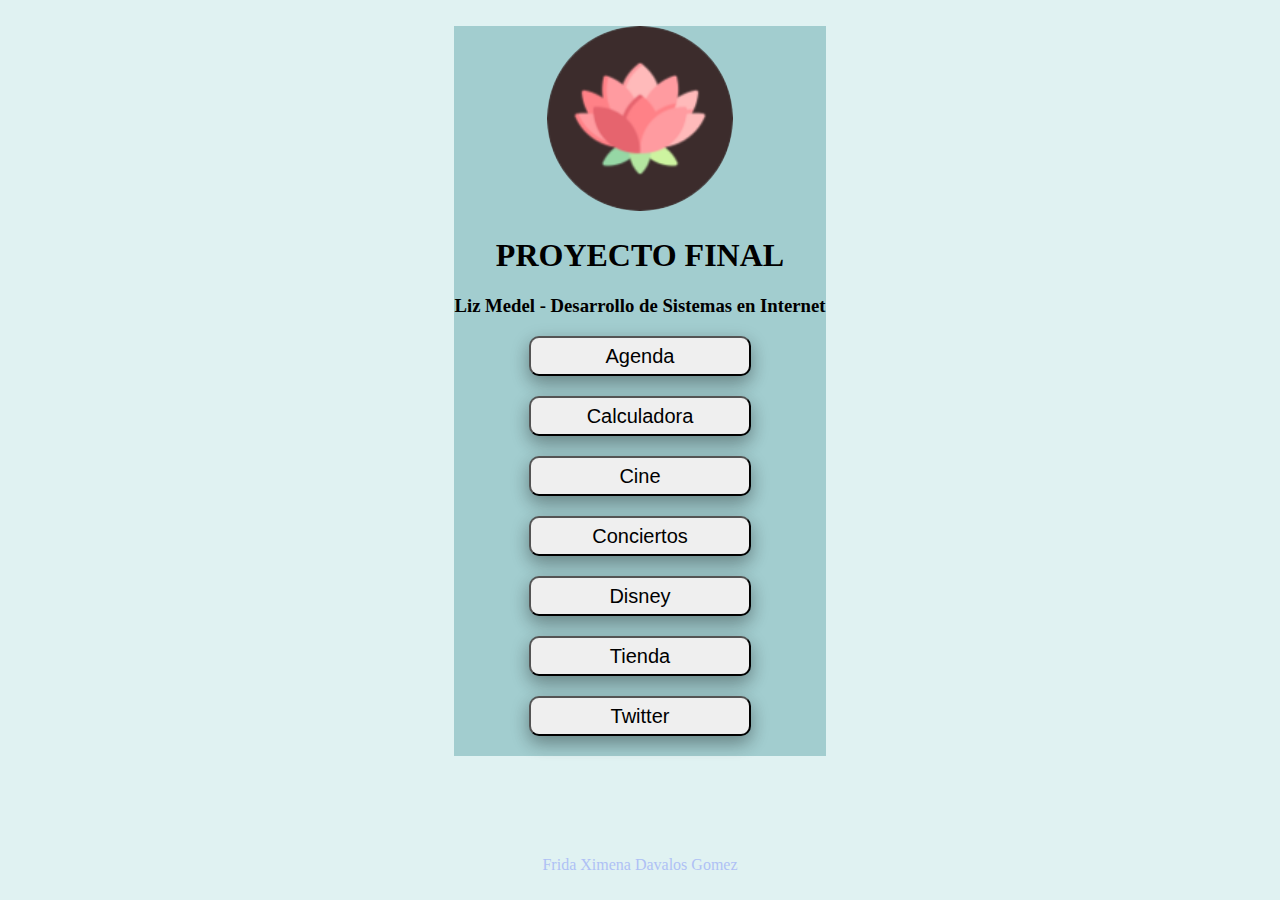
<file: proyecto final/index.html>
<!DOCTYPE html>
<html>

<div style="background-color: #A2CDCF;">
    <header>
        <title>PROYECTO FINAL</title>
      <img class="img" src="flor.png">
      <h1 class="tes">PROYECTO FINAL</h1>
      <h3 class="tes">Liz Medel - Desarrollo de Sistemas en Internet</h3>
    </header>
      <body style="background-color: #E0F2F2;">
        <center>
          <button class="button" onclick="location.href='agenda/indexagen.html'">Agenda</button><br>
        <button class="button" onclick="location.href='calculadora/indexcal.html'">Calculadora</button><br>
        <button class="button" onclick="location.href='cine/indexFlex.html'">Cine</button><br>
        <button class="button" onclick="location.href='conciertos/indexCon.html'">Conciertos</button><br>
        <button class="button" onclick="location.href='disney4/indexdisney.html'">Disney</button>
        <button class="button" onclick="location.href='tienda/indextienda.html'">Tienda</button>
        <button class="button" onclick="location.href='twitter5/indextwitter.html'">Twitter</button>
        </center> 
      </body>

</div>
    <footer>
Frida Ximena Davalos Gomez
    </footer>
</html>



<style type="text/css">

     .button {
    background-color: #white; /* Green */    
    color: black;
    height: 40px;
    margin-bottom: 20px;
    text-align: center;
    width: 60%;
    font-size: 20px;
    border-radius: 10px;
    webkit-transition-duration: 0.4s; /* Safari */
    transition-duration: 0.4s;
    box-shadow: 0 8px 16px 0 rgba(0,0,0,0.2), 0 6px 20px 0 rgba(0,0,0,0.19);
}
.button:hover{
background-color: #006266; /* Green */
    color: white;
}
.img{    
align-items: center;
margin-left: 25%;
border-radius: 50%;
width: 50%;
height: 25%;
}
.tes{
text-align: center;

}
body {
    margin:0;
    padding:0;
    box-sizing: border-box;
    display:flex;
    font-size: 16px;
    flex-direction: column;
    min-height: 100vh;
    justify-content: center;
    align-items: center;

}



footer {
  text-align: center;
  color:#7E90F8;
  opacity: .5;
  margin-top: 100px;
}



</style>
</file>
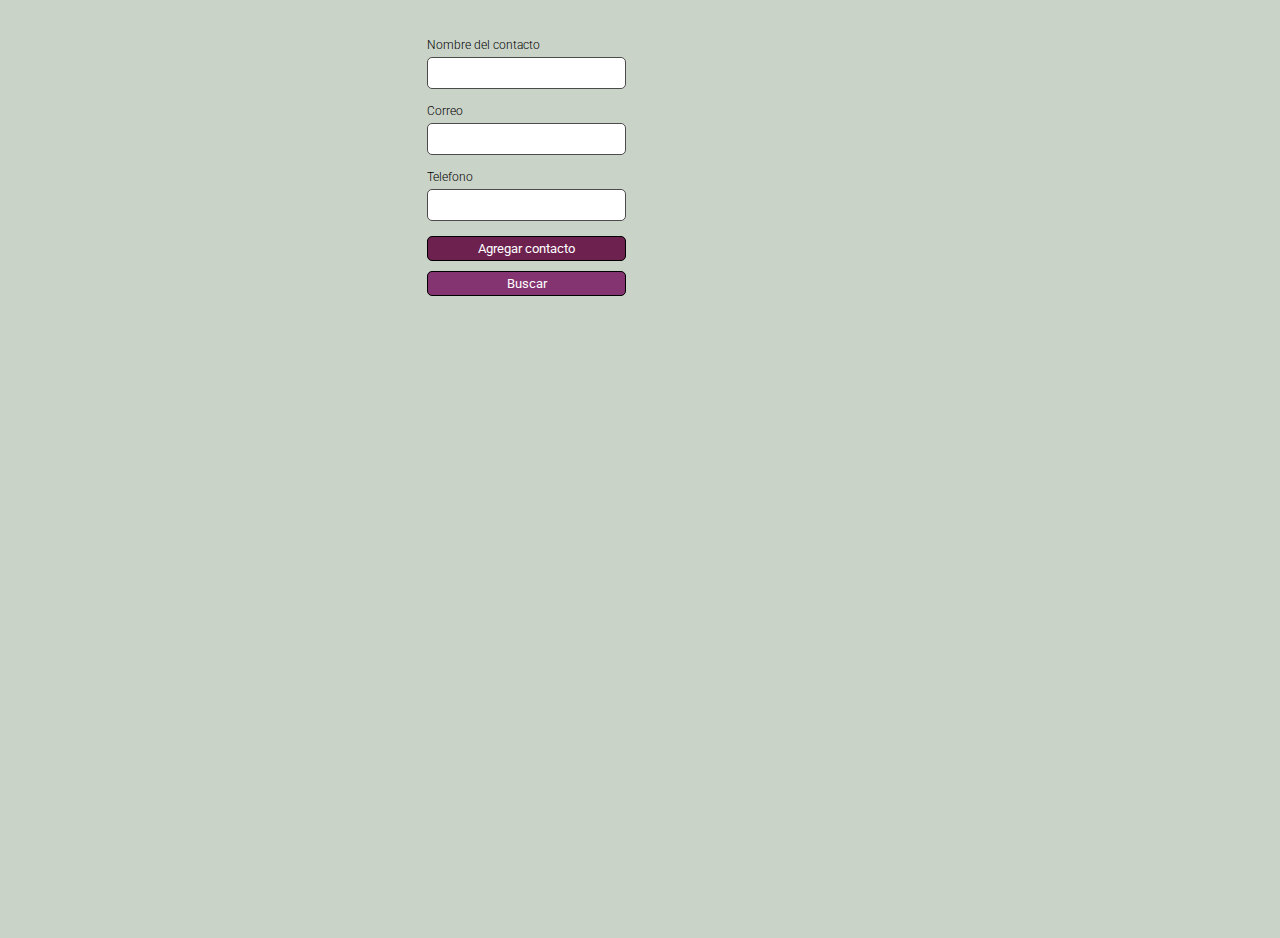
<file: proyecto final/agenda/indexagen.html>
<!DOCTYPE html>
<html lang="es">
  <head>
    <meta charset="UTF-8" />
    <meta http-equiv="X-UA-Compatible" content="IE=edge" />
    <meta name="viewport" content="width=device-width, initial-scale=1.0" />
    <link rel="stylesheet" type="text/css" href="css/estilsagenda.css" />
    <link
      rel="stylesheet"
      href="https://use.fontawesome.com/releases/v5.15.3/css/all.css"
      integrity="sha384-SZXxX4whJ79/gErwcOYf+zWLeJdY/qpuqC4cAa9rOGUstPomtqpuNWT9wdPEn2fk"
      crossorigin="anonymous"
    />
    <link rel="preconnect" href="https://fonts.gstatic.com" />
    <link
      href="https://fonts.googleapis.com/css2?family=Roboto&display=swap"
      rel="stylesheet"
    />

    <title>Agenda</title>
  </head>
  <body bgcolor="#CAD3C8">
    <section class="container">
      <div class="form--container">
        <form class="form">
          <label id="lblNombre" for="">
            <p>Nombre del  contacto</p>
            <input id="nombre" type="text" />
          </label>
          <label for="">
            <p>Correo</p>
            <input id="correo" type="email" />
          </label>
          <label for="">
            <p>Telefono</p>
            <input id="telefono" type="phone" />
          </label>
          <button onclick="agregarContacto()">Agregar contacto</button>
          <button class="buscarContacto" onclick="buscarContacto()">
            Buscar
          </button>
        </form>
      </div>

      <div class="contacto contacto--container" id="contacto"></div>
    </section>
    <script src="funcionesAg.js" async="true"></script>
  </body>
</html>
</file>
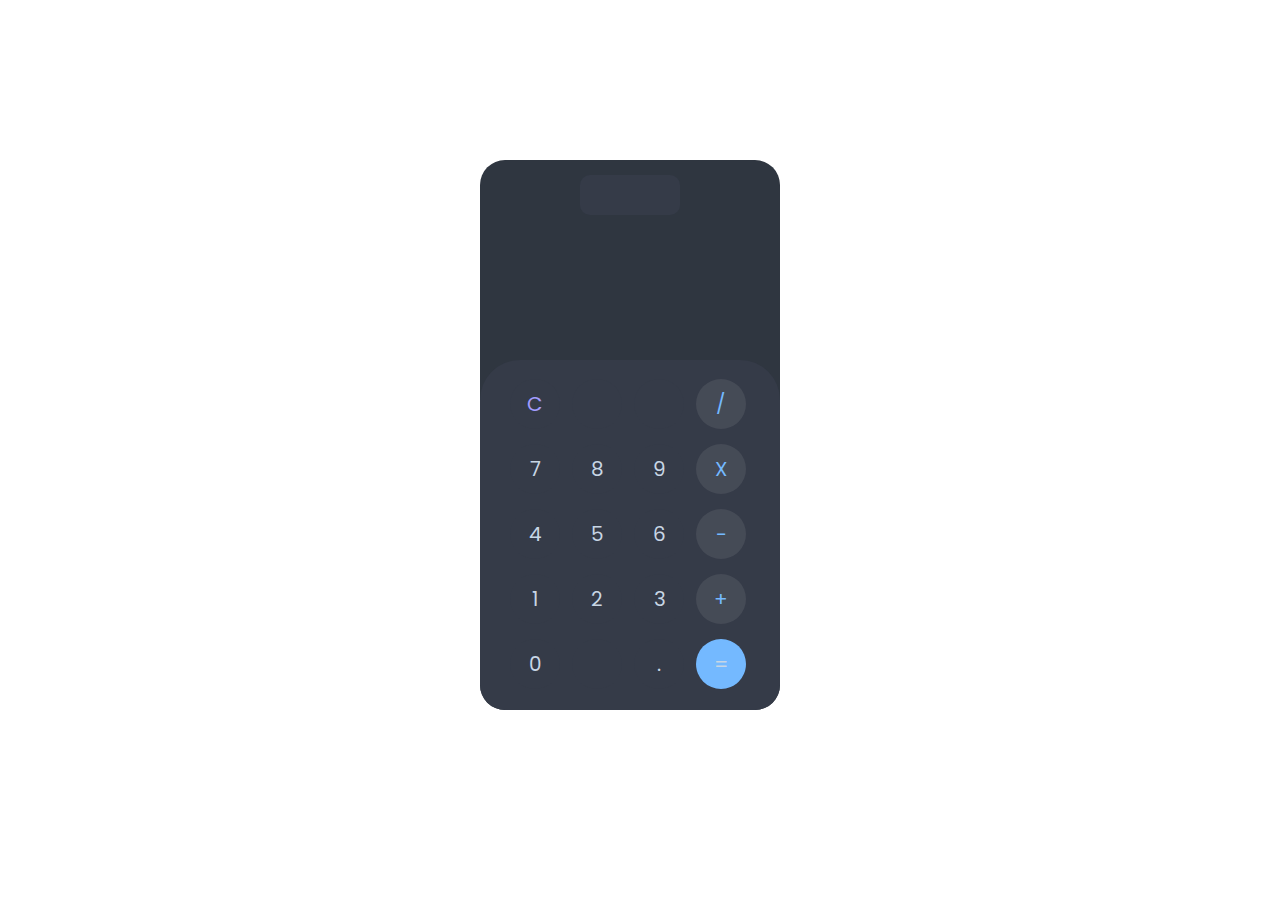
<file: proyecto final/calculadora/indexcal.html>
<!DOCTYPE html>
<html>
<head>
	<title> Calculadora </title>
	<meta charset="utf-8">
	<link rel="stylesheet" type="text/css" href="css/estilocal.css">
	<link rel="preconnect" href="https://fonts.gstatic.com">
	<link href="https://fonts.googleapis.com/css2?family=Poppins:wght@100;300&display=swap" rel="stylesheet">
	<link rel="stylesheet" href="https://use.fontawesome.com/releases/v5.15.3/css/all.css" integrity="sha384-SZXxX4whJ79/gErwcOYf+zWLeJdY/qpuqC4cAa9rOGUstPomtqpuNWT9wdPEn2fk" crossorigin="anonymous">
	<script src="funcionescal.js" async="true"></script>
</head>
<body>
	<div id="Calculadora">
		<div id="Pantalla">
			
			<div class="Estado">
				<button onclick="claro()"><i id="bc" class="fas fa-sun"></i></button>
				<button onclick="oscuro()"><i id="bo" class="fas fa-moon activo"></i></button>
			</div>
			<div id="Interfaz1"></div>
			<div id="Interfaz2"></div>
		</div>
		<div class="Botones">
			<button class="Boton NoMarg Borrar" onclick="borrar()"> C </button>
			<div class="Boton"></div>
			<div class="Boton"></div>
			<button class="Boton Opera" onclick="Agregar('/')"> / </button>
			
			<button class="Boton NoMarg" onclick="Agregar(7)"> 7 </button>
			<button class="Boton" onclick="Agregar(8)"> 8 </button>
			<button class="Boton" onclick="Agregar(9)"> 9 </button>
			<button class="Boton Opera" onclick="Agregar('*')"> X </button>

			<button class="Boton NoMarg" onclick="Agregar(4)"> 4 </button>
			<button class="Boton" onclick="Agregar(5)"> 5 </button>
			<button class="Boton" onclick="Agregar(6)"> 6 </button>
			<button class="Boton Opera" onclick="Agregar('-')"> - </button>

			<button class="Boton NoMarg" onclick="Agregar(1)"> 1 </button>
			<button class="Boton" onclick="Agregar(2)"> 2 </button>
			<button class="Boton" onclick="Agregar(3)"> 3 </button>
			<button class="Boton Opera" onclick="Agregar('+')"> + </button>

			<button class="Boton NoMarg" onclick="Agregar(0)"> 0 </button>
			<div class="Boton"></div>
			<button class="Boton" onclick="Agregar('.')"> . </button>
			<button class="Boton" id="Igual" onclick="Resul()"> = </button>
		</div>
	</div>

</body>
</html>
</file>
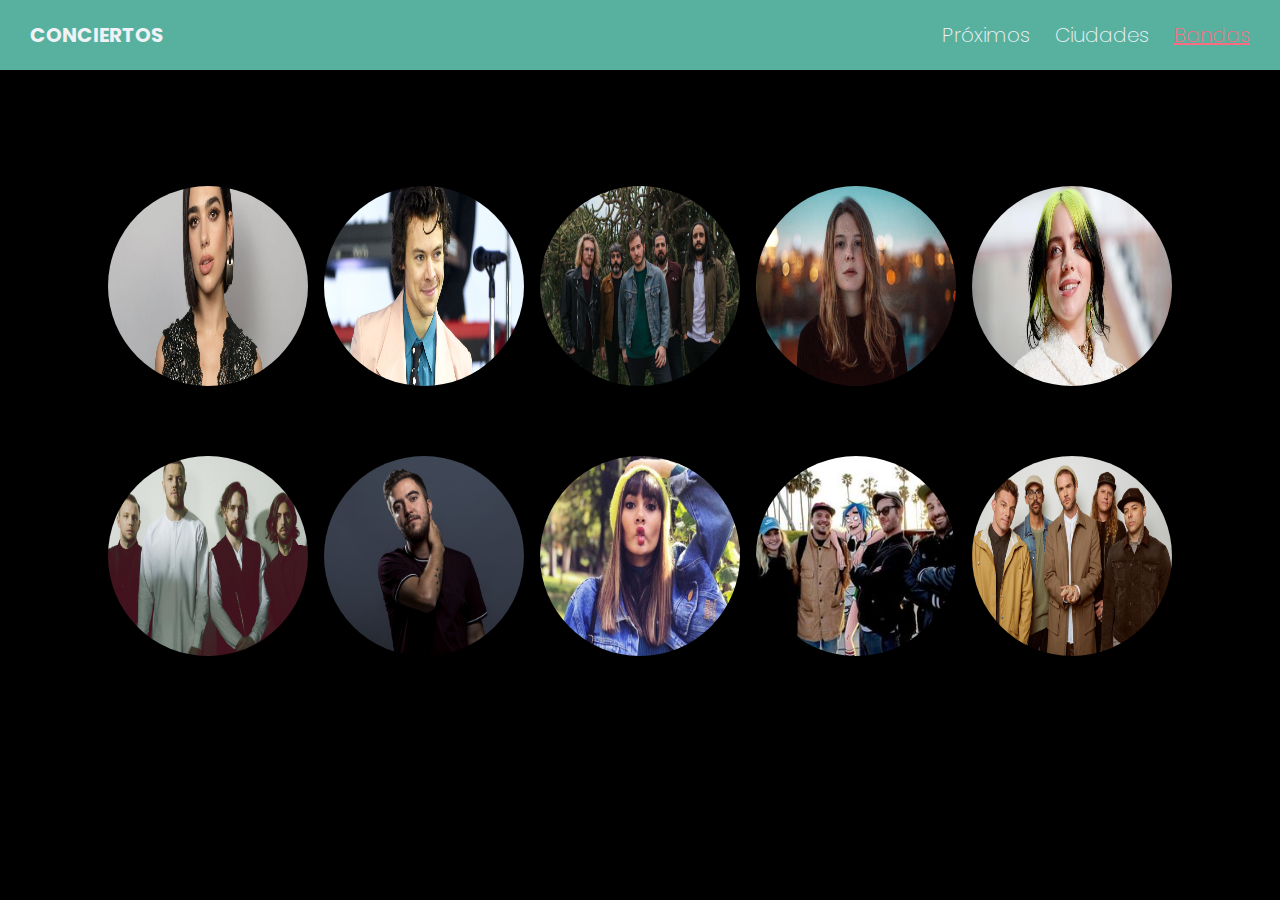
<file: proyecto final/conciertos/bandas.html>
<!DOCTYPE html>
<html>
<head>
	<title>PRÓXIMOS</title>
	<meta charset="utf-8">
	<link rel="stylesheet" type="text/css" href="css/estiloconci.css">
	<link rel="stylesheet" href="https://use.fontawesome.com/releases/v5.15.3/css/all.css" integrity="sha384-SZXxX4whJ79/gErwcOYf+zWLeJdY/qpuqC4cAa9rOGUstPomtqpuNWT9wdPEn2fk" crossorigin="anonymous">
	<link rel="preconnect" href="https://fonts.gstatic.com">
	<link href="https://fonts.googleapis.com/css2?family=Poppins:wght@100;200;500&display=swap" rel="stylesheet">
	<meta name="viewport" content="width=device-width, initial-scale=1.0">
</head>
<body style="background-color:black;">
	<header>
		<h6>CONCIERTOS</h6>
		<i class="caracteris"></i>
		<div class="cara">
			<div><a href="indexCon.html">Próximos</a></div>
			<div><a href="ciudades.html">Ciudades</a></div>
			<div><a href="bandas.html">Bandas</a></div>
		</div>
		<ul>
			<li><a href="indexCon.html">Próximos</a></li>
			<li><a href="ciudades.html">Ciudades</a></li>
			<li><a href="bandas.html"  class="actual">Bandas</a></li>
		</ul>
	</header>
	<h1>BANDAS</h1>


<div class="agenda2">
	<div class="imgbanda">
		<img src="agenda1.jpg">
	</div>
	<div class="imgbanda">
		<img src="agenda2.jpg">
	</div>
	<div class="imgbanda">
		<img src="agenda3.jpg">
	</div>
	<div class="imgbanda">
		<img src="agenda4.jpg">
	</div>
	<div class="imgbanda">
		<img src="agenda5.jpg">
	</div>
</div>

<div class="agenda2">
	<div class="imgbanda">
		<img src="agenda6.jpg">
	</div>
	<div class="imgbanda">
		<img src="agenda7.jpg">
	</div>
	<div class="imgbanda">
		<img src="agenda8.jpg">
	</div>
	<div class="imgbanda">
		<img src="agenda9.jpg">
	</div>
	<div class="imgbanda">
		<img src="agenda10.jpg">
	</div>
</div>


</body>
</html>
</file>
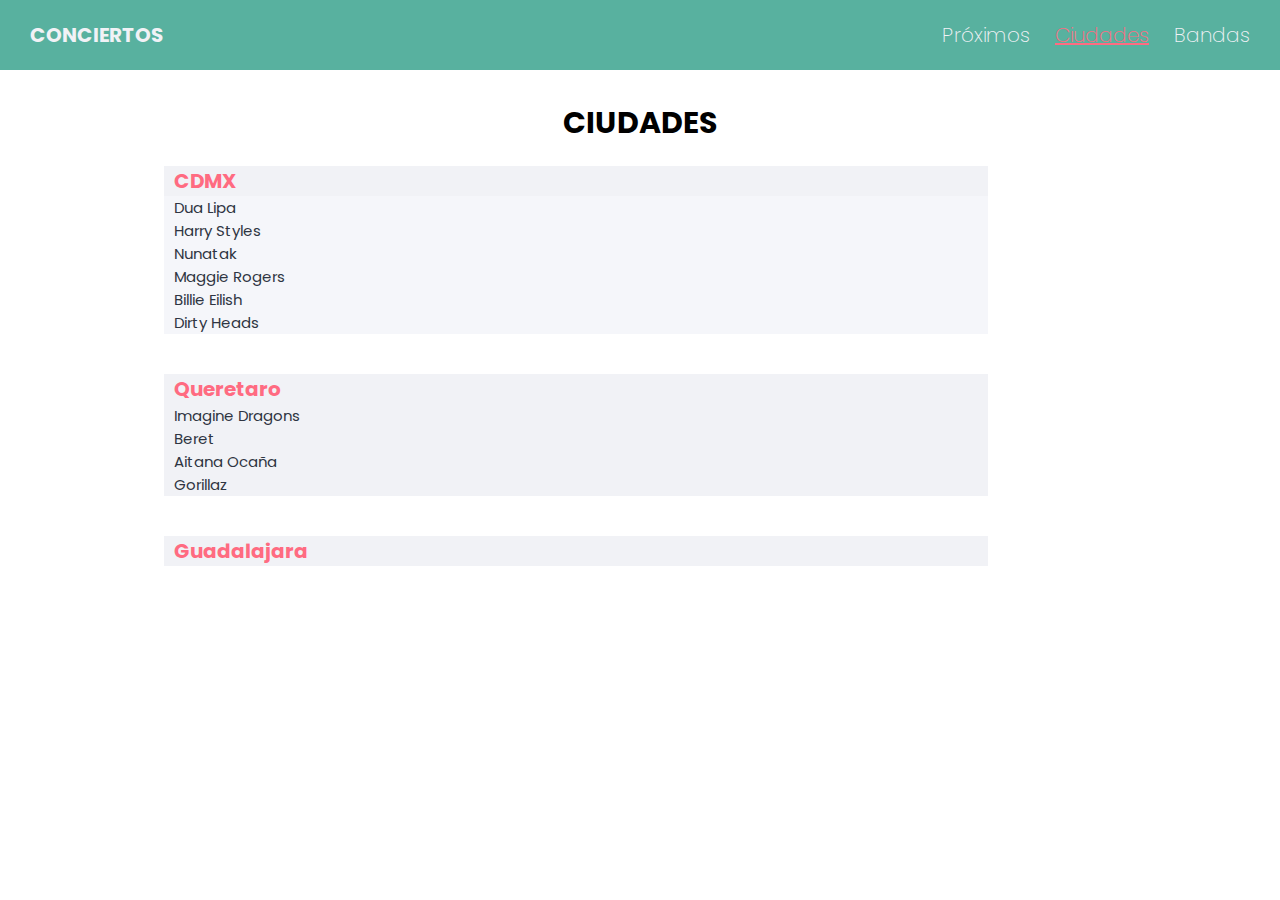
<file: proyecto final/conciertos/ciudades.html>
<!DOCTYPE html>
<html>
<head>
	<title>PRÓXIMOS</title>
	<meta charset="utf-8">
	<link rel="stylesheet" type="text/css" href="css/estiloconci.css">
	<link rel="stylesheet" href="https://use.fontawesome.com/releases/v5.15.3/css/all.css" integrity="sha384-SZXxX4whJ79/gErwcOYf+zWLeJdY/qpuqC4cAa9rOGUstPomtqpuNWT9wdPEn2fk" crossorigin="anonymous">
	<link rel="preconnect" href="https://fonts.gstatic.com">
	<link href="https://fonts.googleapis.com/css2?family=Poppins:wght@100;200;500&display=swap" rel="stylesheet">
	<meta name="viewport" content="width=device-width, initial-scale=1.0">
</head>
<body>
	<header>
		<h6>CONCIERTOS</h6>
		<i class="caracteris"></i>
		<div class="cara">
			<div><a href="indexCon.html">Próximos</a></div>
			<div><a href="ciudades.html">Ciudades</a></div>
			<div><a href="bandas.html">Bandas</a></div>
		</div>
		<ul>
			<li><a href="indexCon.html">Próximos</a></li>
			<li><a href="ciudades.html"  class="actual">Ciudades</a></li>
			<li><a href="bandas.html">Bandas</a></li>
		</ul>
	</header>




		<h1>CIUDADES</h1>


<div class="agenda1">
			<div class="ciudad">
				<h3 id="siu">CDMX<i class="fas fa-chevron-up" id="fl"></i></h3>
				
			</div>
			<div class="bandas">
				<p>Dua Lipa</p>
				<p>Harry Styles</p>
				<p>Nunatak</p>
				<p>Maggie Rogers</p>
				<p>Billie Eilish</p>
				<p>Dirty Heads</p>
			</div>
</div>
<div class="agenda1">
			<div class="ciudad">
				<h3 id="siu">Queretaro<i class="fas fa-chevron-up" id="fl"></i></h3>
				<p>Imagine Dragons</p>
				<p>Beret</p>
				<p>Aitana Ocaña</p>
				<p>Gorillaz</p>
			</div>
</div>

<div class="agenda1">
			<div class="ciudad">
				<h3 id="siu">Guadalajara<i class="fas fa-chevron-down" id="fl"></i></h3>
				
			</div>
</div>
</body>
</html>
</file>
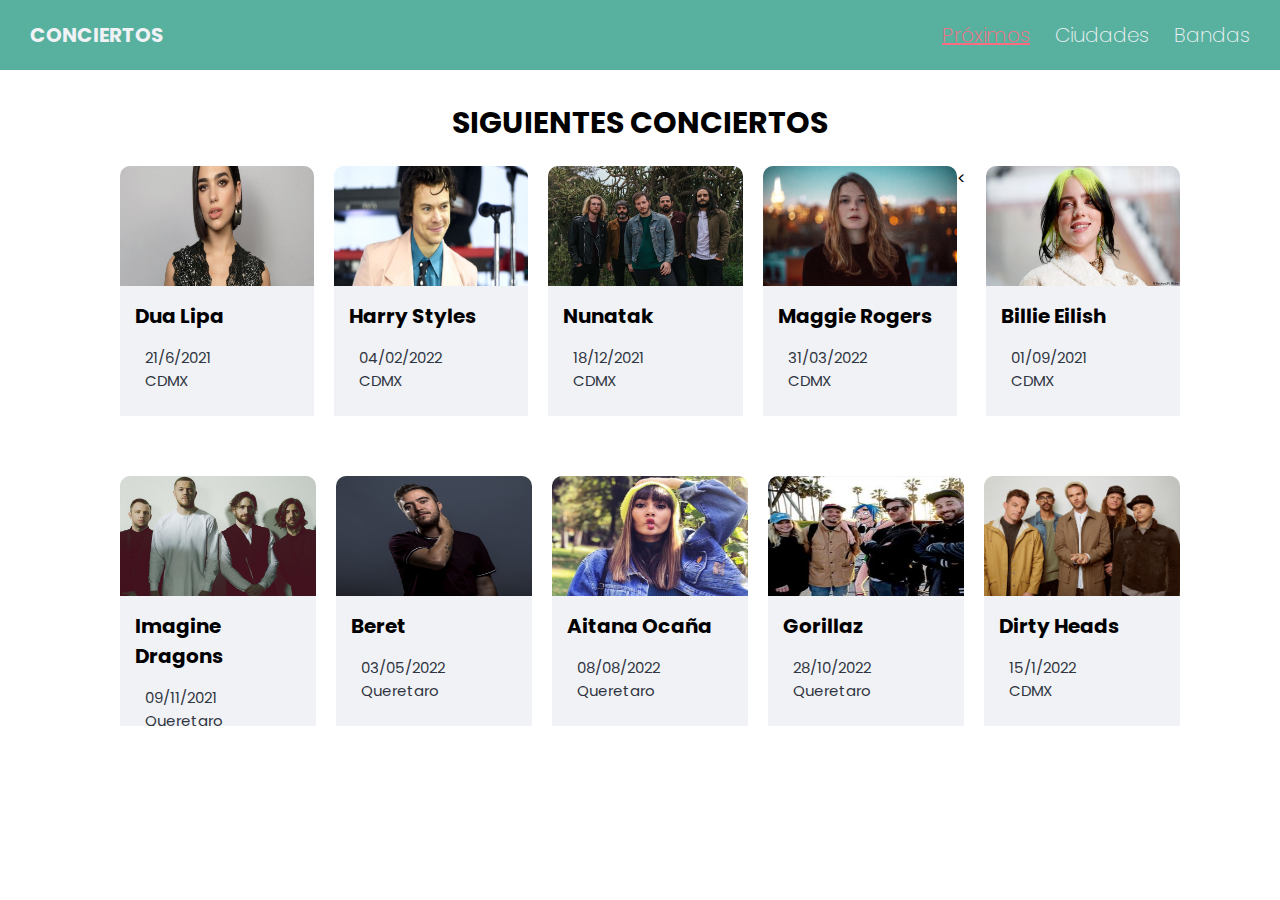
<file: proyecto final/conciertos/indexCon.html>
<!DOCTYPE html>
<html>
<head>
	<title>PRÓXIMOS</title>
	<meta charset="utf-8">
	<link rel="stylesheet" type="text/css" href="css/estiloconci.css">
	<link rel="stylesheet" href="https://use.fontawesome.com/releases/v5.15.3/css/all.css" integrity="sha384-SZXxX4whJ79/gErwcOYf+zWLeJdY/qpuqC4cAa9rOGUstPomtqpuNWT9wdPEn2fk" crossorigin="anonymous">
	<link rel="preconnect" href="https://fonts.gstatic.com">
	<link href="https://fonts.googleapis.com/css2?family=Poppins:wght@100;200;500&display=swap" rel="stylesheet">
	<meta name="viewport" content="width=device-width, initial-scale=1.0">
</head>
<body>
	<header>
		<h6>CONCIERTOS</h6>
		<i class="caracteris"></i>
		<div class="cara">
			<div><a href="index.html">Próximos</a></div>
			<div><a href="ciudades.html">Ciudades</a></div>
			<div><a href="bandas.html">Bandas</a></div>
		</div>
		<ul>
			<li><a href="index.html" class="actual">Próximos</a></li>
			<li><a href="ciudades.html">Ciudades</a></li>
			<li><a href="bandas.html">Bandas</a></li>
		</ul>
	</header>
	<h1>SIGUIENTES CONCIERTOS</h1>
	<div class="agendas">
		<div class="agenda">
			<div class="imgagenda">
				<img src="agenda1.jpg">
			</div>
			<div class="cantante">
				<h3>Dua Lipa</h3>
				<p><i class="fecha"></i>21/6/2021</p>
				<p><i class="lugar"></i>CDMX</p>
			</div>
		</div>

		<div class="agenda">
			<div class="imgagenda">
				<img src="agenda2.jpg">
			</div>
			<div class="cantante">
				<h3>Harry Styles</h3>
				<p><i class="fecha"></i>04/02/2022</p>
				<p><i class="lugar"></i>CDMX</p>
			</div>
		</div>

		<div class="agenda">
			<div class="imgagenda">
				<img src="agenda3.jpg">
			</div>
			<div class="cantante">
				<h3>Nunatak</h3>
				<p><i class="fecha"></i>18/12/2021</p>
				<p><i class="lugar"></i>CDMX</p>
			</div>
		</div>

		<div class="agenda">
			<div class="imgagenda">
				<img src="agenda4.jpg">
			</div>
			<div class="cantante">
				<h3>Maggie Rogers</h3>
				<p><i class="fecha"></i>31/03/2022</p>
				<p><i class="lugar"></i>CDMX</p>
			</div>
		</div>

		<<div class="agenda">
			<div class="imgagenda">
				<img src="agenda5.jpg">
			</div>
			<div class="cantante">
				<h3>Billie Eilish</h3>
				<p><i class="fecha"></i>01/09/2021</p>
				<p><i class="lugar"></i>CDMX</p>
			</div>
		</div>
</div>

	<div class="agendas">
		<div class="agenda">
			<div class="imgagenda">
				<img src="agenda6.jpg">
			</div>
			<div class="cantante">
				<h3>Imagine Dragons</h3>
				<p><i class="fecha"></i>09/11/2021</p>
				<p><i class="lugar"></i>Queretaro</p>
			</div>
		</div>

		<div class="agenda">
			<div class="imgagenda">
				<img src="agenda7.jpg">
			</div>
			<div class="cantante">
				<h3>Beret</h3>
				<p><i class="fecha"></i>03/05/2022</p>
				<p><i class="lugar"></i>Queretaro</p>
			</div>
		</div>

		<div class="agenda">
			<div class="imgagenda">
				<img src="agenda8.jpg">
			</div>
			<div class="cantante">
				<h3>Aitana Ocaña</h3>
				<p><i class="fecha"></i>08/08/2022</p>
				<p><i class="lugar"></i>Queretaro</p>
			</div>
		</div>

		<div class="agenda">
			<div class="imgagenda">
				<img src="agenda9.jpg">
			</div>
			<div class="cantante">
				<h3>Gorillaz</h3>
				<p><i class="fecha"></i>28/10/2022</p>
				<p><i class="lugar"></i>Queretaro</p>
			</div>
		</div>

		<div class="agenda">
			<div class="imgagenda">
				<img src="agenda10.jpg">
			</div>
			<div class="cantante">
				<h3>Dirty Heads</h3>
				<p><i class="fecha"></i>15/1/2022</p>
				<p><i class="lugar"></i>CDMX</p>
			</div>
		</div>
</div>
		

</body>
</html>
</file>
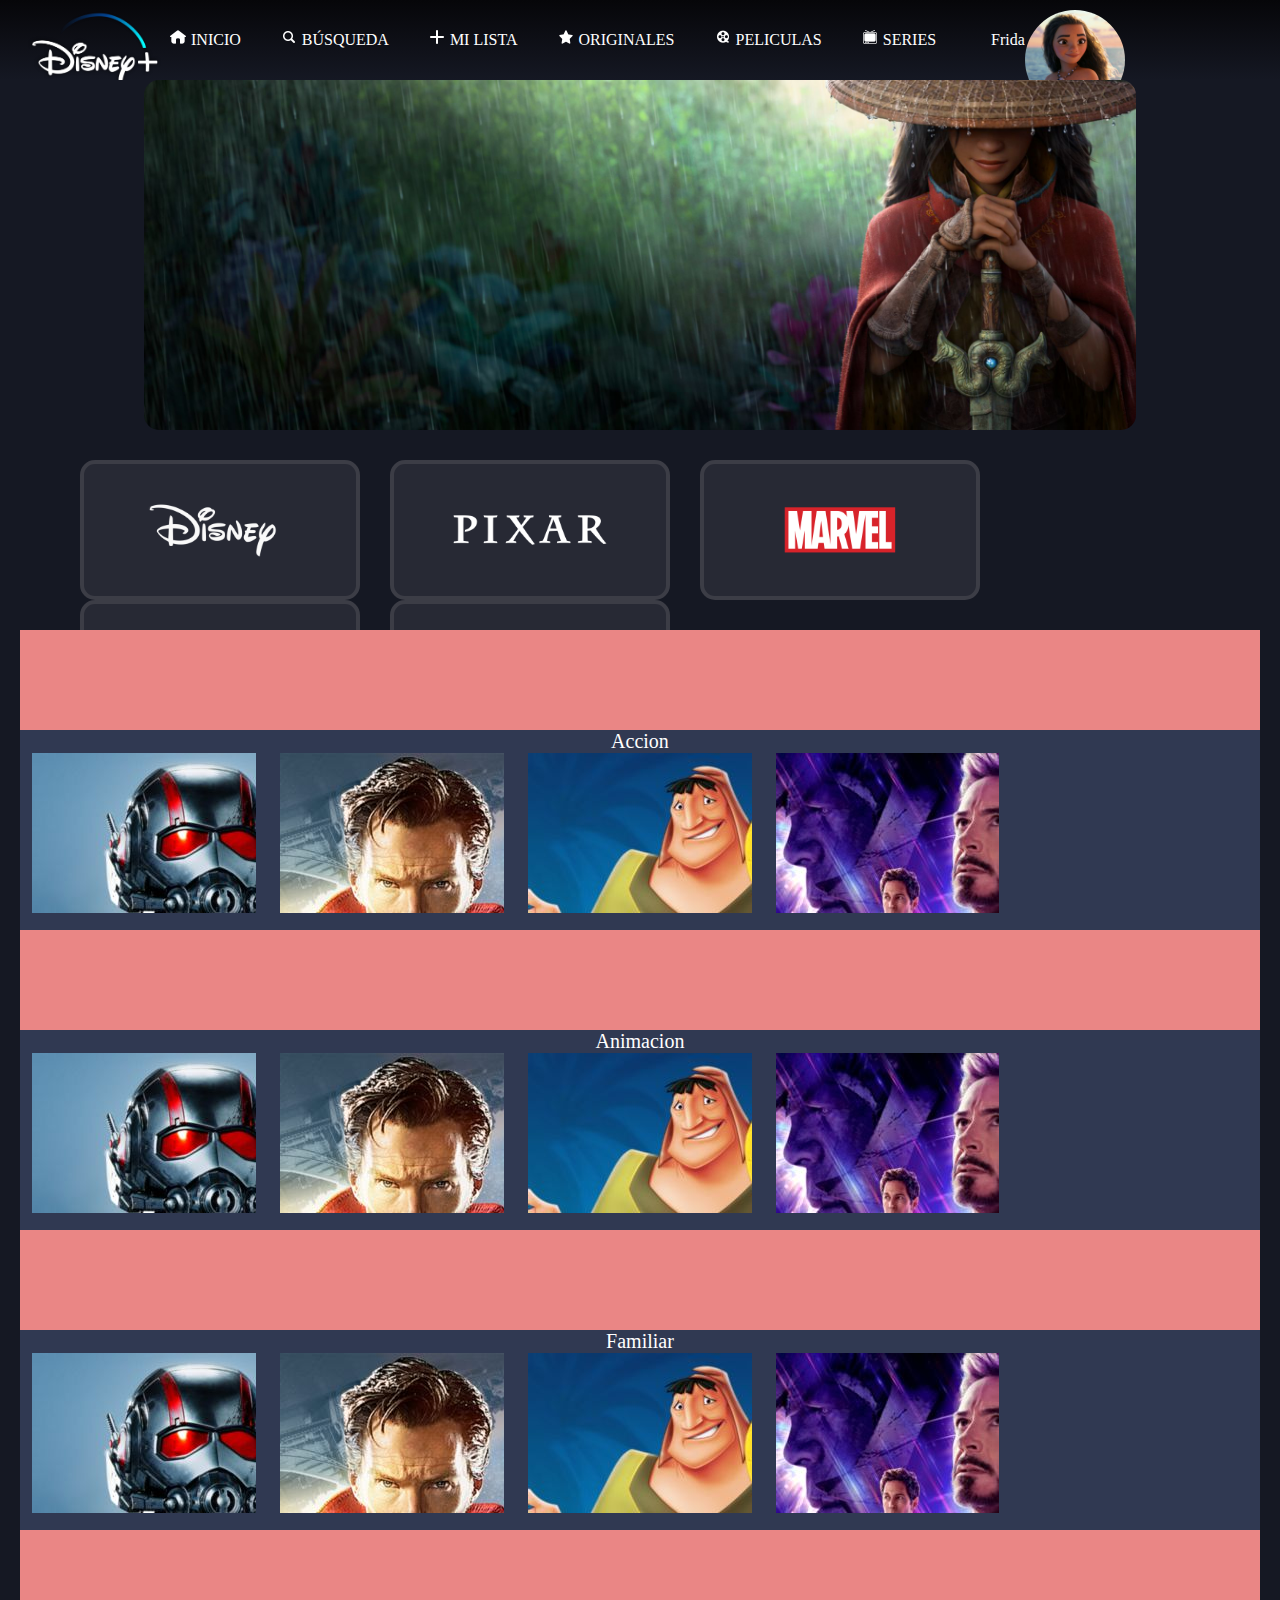
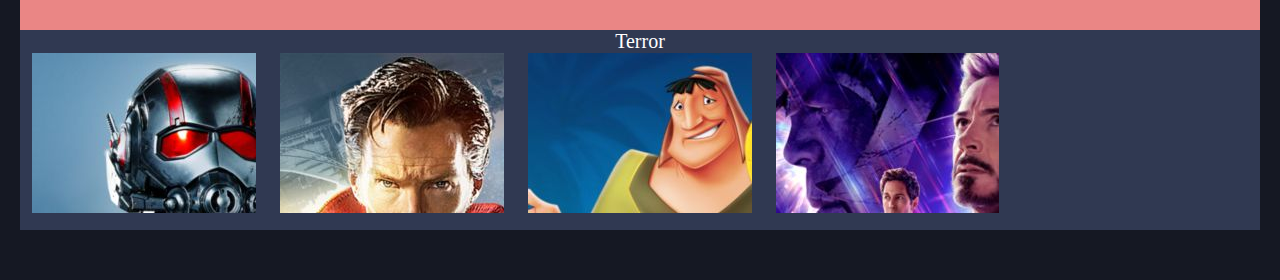
<file: proyecto final/disney4/indexdisney.html>
<!DOCTYPE html>
<html>
<head>
	<title>DISNEY</title>
	<link rel="stylesheet" type="text/css" href="css/estilos.css">
</head>
<body>
	<header>
		<div id="logo">
		<img src="logo.png">
		</div>
		<nav>
			<ul>
			<li><img src="h.png">Inicio</li>
			<li><img src="b.png">Búsqueda</li>
			<li><img src="m.png">Mi lista</li>
			<li><img src="e.png">Originales</li>
			<li><img src="p.png">Peliculas</li>
			<li><img src="t.png">Series</li>
			</ul>
		</nav>

		<div id="usuario">
		<p>Frida</p>
			<div id="usuario-img">
			<img src="pp.jpg">
			</div>
		</div>
	</header>
	
	<section>
		<article>
			<img src="s1.jpeg">
		</article>
		<aside>
			<div class="temas"><img src="d-logo.png"></div>
			<div class="temas"><img src="pixar.png"></div>
			<div class="temas"><img src="marvel.png"></div>
			<div class="temas"><img src="sw.png"></div>
			<div class="temas"><img src="ng.png"></div>
				
			</div>
		</aside>
		<div id="contenido"></div>
			<div class="cont">
				<h3>Accion</h3>
				<div class="peliculas"><img src="d1.jpeg"></div>
				<div class="peliculas"><img src="d3.jpeg"></div>
				<div class="peliculas"><img src="d2.jpeg"></div>
				<div class="peliculas"><img src="d4.jpeg"></div>
			</div>

			<div id="contenido"></div>
			<div class="cont">
				<h3>Animacion</h3>
				<div class="peliculas"><img src="d1.jpeg"></div>
				<div class="peliculas"><img src="d3.jpeg"></div>
				<div class="peliculas"><img src="d2.jpeg"></div>
				<div class="peliculas"><img src="d4.jpeg"></div>
			</div>

			<div id="contenido"></div>
			<div class="cont">
				<h3>Familiar</h3>
				<div class="peliculas"><img src="d1.jpeg"></div>
				<div class="peliculas"><img src="d3.jpeg"></div>
				<div class="peliculas"><img src="d2.jpeg"></div>
				<div class="peliculas"><img src="d4.jpeg"></div>
			</div>

			<div id="contenido"></div>
			<div class="cont">
				<h3>Terror</h3>
				<div class="peliculas"><img src="d1.jpeg"></div>
				<div class="peliculas"><img src="d3.jpeg"></div>
				<div class="peliculas"><img src="d2.jpeg"></div>
				<div class="peliculas"><img src="d4.jpeg"></div>
			</div>

	</section>

</body>

<!-- <style type="text/css">
	header{
		width: 100px;
	}
</style> -->
</html>
</file>
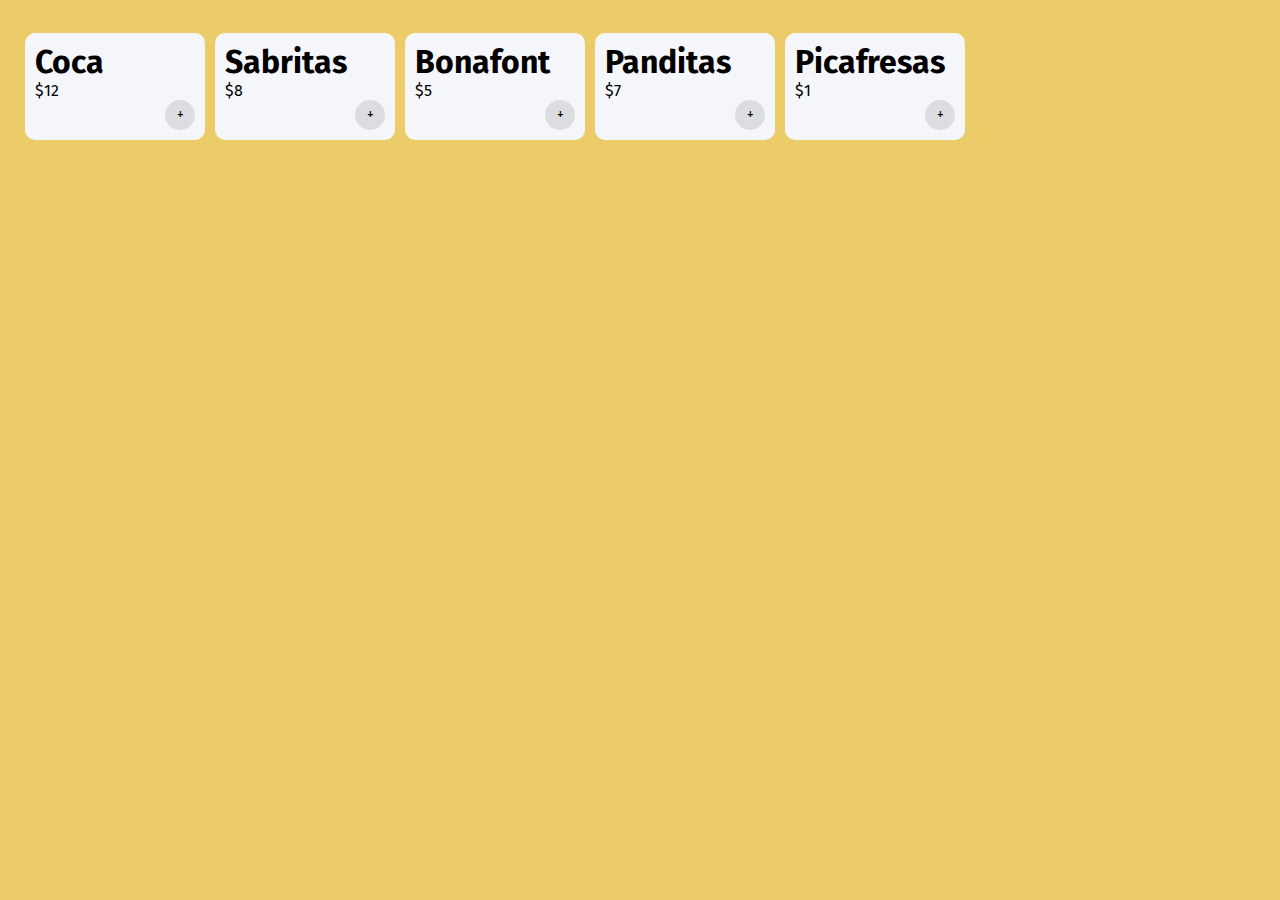
<file: proyecto final/tienda/indextienda.html>
<!DOCTYPE html>
<html>
	<head>
		<title> Tienda </title>
		<meta charset="utf-8">
		<link rel="stylesheet" type="text/css" href="css/estilostienda.css">
		<script src="funcionestienda.js" async="true"></script>
		<link rel="stylesheet" href="https://use.fontawesome.com/releases/v5.15.3/css/all.css" integrity="sha384-SZXxX4whJ79/gErwcOYf+zWLeJdY/qpuqC4cAa9rOGUstPomtqpuNWT9wdPEn2fk" crossorigin="anonymous">
		<link rel="preconnect" href="https://fonts.gstatic.com">
		<link href="https://fonts.googleapis.com/css2?family=Fira+Sans&display=swap" rel="stylesheet">
		
	</head>
	<body>
		<header>
			<i onclick="visibilidad()" class="fas fa-shopping-cart"></i>
		</header>
		<nav></nav>
		<section>
		</section>
	</body>
</html>
</file>
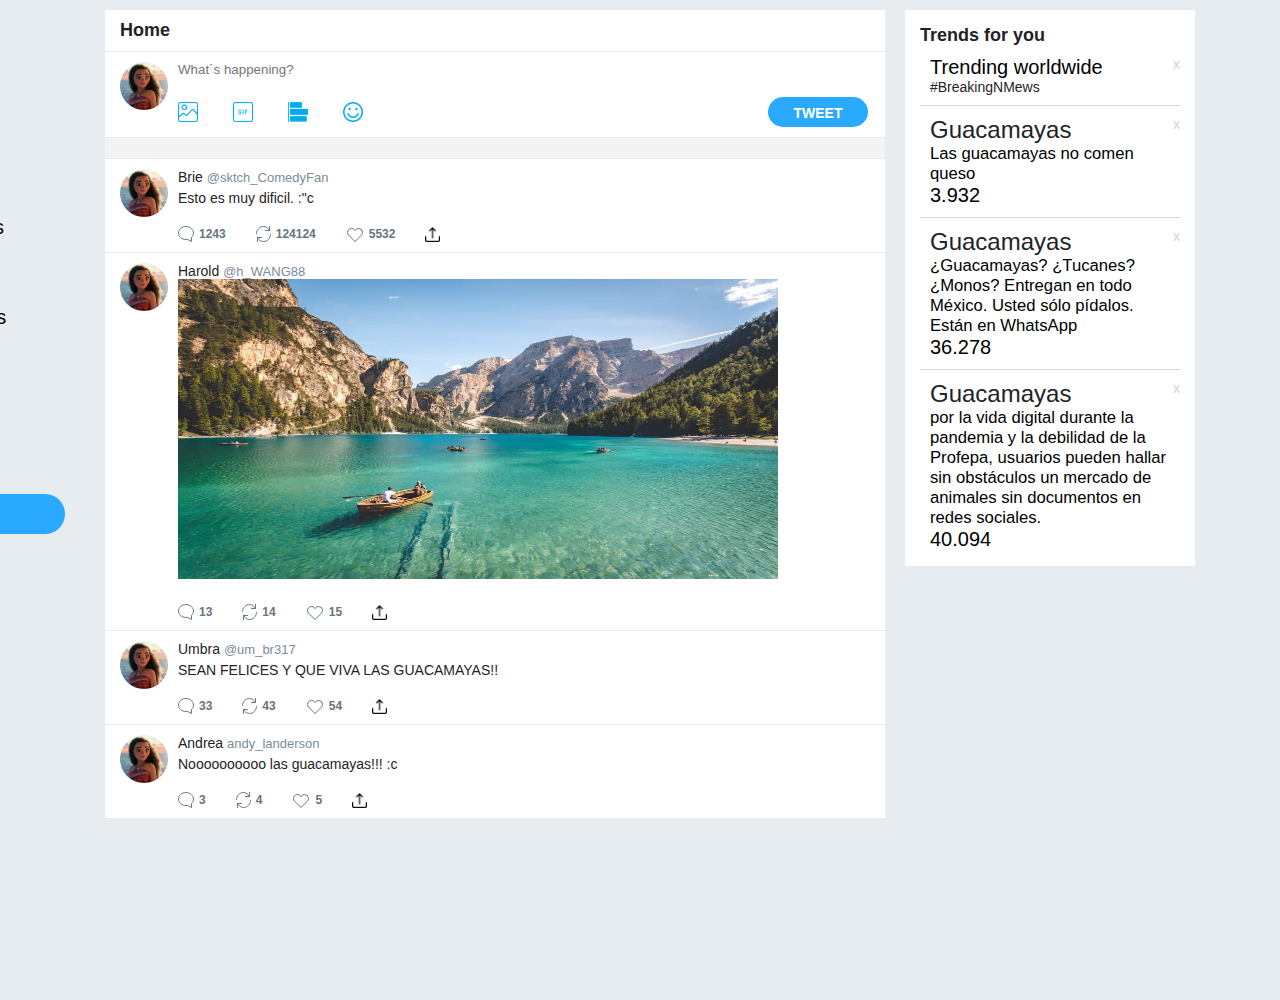
<file: proyecto final/twitter5/indextwitter.html>
<!DOCTYPE html>
<html lang="en">

<head>
  <meta charset="UTF-8" />
  <meta name="viewport" content="width=device-width, initial-scale=1.0" />
  <meta http-equiv="X-UA-Compatible" content="ie=edge" />
  <title>Twitter</title>

  <link rel="stylesheet" type="text/css" href="css/estilostwint2.css" />
</head>

<body>
  <div style="align-items: center;">
      

  <div class="wrapper-content content">
   

      <div id="secciones"></div>
      <div class="men">
        <img class="lg"  src="h.png"></img>
        <nav class="Menu" style="width: 50%; height: 5%;">
          <ul><img src="t.png" width="20px" height="20px" style="margin-right: 10px; margin-top: 20px;"><strong>Home</strong></strong></ul>
                  <ul><img src="b.png" width="20px" height="20px" style="margin-right: 10px; margin-top: 20px;"><strong>Explore</strong></ul>
                  <ul><img src="m.png" width="20px" height="20px" style="margin-right: 10px; margin-top: 20px;"><strong>Notifications</strong></ul>
                  <ul><img src="e.png" width="20px" height="20px" style="margin-right: 10px; margin-top: 20px;"><strong>Messages</strong></ul>
                  <ul><img src="p.png" width="20px" height="20px" style="margin-right: 10px; margin-top: 20px;"><strong>Bookmarkas</strong></ul>
                  <ul><img src="l.png" width="20px" height="20px" style="margin-right: 10px; margin-top: 20px;"><strong>Lists</strong></ul>
                  <ul><img src="p.png" width="20px" height="20px" style="margin-right: 10px; margin-top: 20px;"><strong>Profile</strong></ul>
                  <ul><img src="o.png" width="20px" height="20px" style="margin-right: 10px; margin-top: 20px;"><strong>More</strong></ul>
                  <ul><button style="color:#fff;" class="botin" style="align-items: center;"><strong>Tweet</strong></button></ul>
        </nav>
      </div>
    
  
  
    </aside>
    <section class="timeline">
      <nav>
        <a class="active">Home</a>
      </nav>
<ul class="tweets">
  <li>
    <img src="images/pp.jpg" alt="Avatar">
    <div class="tex">
      <input class="box" placeholder="What´s happening?">
      <div class="actions">
        <a><img src="a.png" width="20px" height="20px"></a>
        <a><img src="g.png" width="20px" height="20px"></a>
        <a><img src="ng.png" width="20px" height="20px"></a>
        <a><img src="sw.png" width="20px" height="20px"></a>
        <button style="color:#fff;" class="botini" style="align-items: center;"><strong style="color: white;">Tweet</strong></button>
      </div>
    </div>
  </li>
  <li style="background-color: rgba(196, 196, 196, 0.212);">
    
  </li>
</ul>
      <ul class="tweets">
        <li>
          <img src="images/pp.jpg" alt="Avatar">
          <div class="tex">
            <strong>Brie <span>@sktch_ComedyFan</span></strong>
            <p>Esto es muy dificil. :"c</p>
            <div class="actions">
              <a><img src="images/comments.svg" alt="Comments"> 1243 </a>
              <a><img src="images/retweet.svg" alt="Retweet"> 124124 </a>
              <a><img src="images/like.svg" alt="Like"> 5532 </a>
              <a><img src="images/subir.png" alt="subir" width="15" height="15">  </a>
            </div>
          </div>
        </li>
        <li>
          <img src="images/pp.jpg" alt="Avatar">
          <div class="tex">
            <strong>Harold <span>@h_WANG88</span></strong>
            <div id="tex-img"><img src="fotop.jpg" alt="" width="600" height="300"></div>
            <div class="actions">
              <a><img src="images/comments.svg" alt="Comments"> 13 </a>
              <a><img src="images/retweet.svg" alt="Retweet"> 14 </a>
              <a><img src="images/like.svg" alt="Like"> 15 </a>
              <a><img src="images/subir.png" alt="subir" width="15" height="15">  </a>
            </div>
          </div>
        </li>
        <li>
          <img src="images/pp.jpg" alt="Avatar">
          <div class="tex">
            <strong>Umbra <span>@um_br317</span></strong>
            <p>SEAN FELICES Y QUE VIVA LAS GUACAMAYAS!!</p>
            <div class="actions">
              <a><img src="images/comments.svg" alt="Comments"> 33 </a>
              <a><img src="images/retweet.svg" alt="Retweet"> 43 </a>
              <a><img src="images/like.svg" alt="Like"> 54 </a>
              <a><img src="images/subir.png" alt="subir" width="15" height="15">  </a>
            </div>
          </div>
        </li>
        <li>
          <img src="images/pp.jpg" alt="Avatar">
          <div class="tex">
            <strong>Andrea <span>andy_landerson </span></strong>
            <p>Noooooooooo las guacamayas!!! :c</p>
            <div class="actions">
              <a><img src="images/comments.svg" alt="Comments"> 3 </a>
              <a><img src="images/retweet.svg" alt="Retweet"> 4 </a>
              <a><img src="images/like.svg" alt="Like"> 5 </a>              
              <a><img src="images/subir.png" alt="subir" width="15" height="15"> </a>
            </div>
          </div>
        </li>
    </section>

    <aside class="widgets">
      <div class="widget follow">
        <div class="title">
          <strong>Trends for you</strong>
        </div>

        <ul>
          <li> 
            <div class="profile">
              <div class="tex">
                <span>Trending worldwide</span>
                <strong>#BreakingNMews</strong>
              </div>
            </div>
            <a>x</a>
          </li>

          <li>
            <div class="profile">
              <div class="tex">
                <strong style="font-size: x-large;">Guacamayas</strong>
                <span style="font-size: smaller;">Las guacamayas no comen queso</span>
                <a alt="Comments"> 3.932 </a>                
              </div>
            </div>
            <a>x</a>
          </li>

          <li>
            <div class="profile">
              <div class="tex">
                <strong style="font-size: x-large;">Guacamayas</strong>
                <span style="font-size: smaller;">¿Guacamayas? ¿Tucanes? ¿Monos? Entregan en todo México. Usted sólo pídalos. Están en WhatsApp</span>
                <a alt="Comments"> 36.278 </a>
              </div>
            </div>
            <a>x</a>
          </li>
          <li>
            <div class="profile">
              <div class="tex">
                <strong style="font-size: x-large;">Guacamayas</strong>
                <span style="font-size: smaller;">por la vida digital durante la pandemia y la debilidad de la Profepa, usuarios pueden hallar sin obstáculos un mercado de animales sin documentos en redes sociales.</span>
                <a alt="Comments"> 40.094 </a>
              </div>
            </div>
            <a>x</a>
          </li>
        </ul>

      </div>

    </aside>

  </div>
</div>
</body>

</html>
</file>
<file: proyecto final/agenda/css/estilsagenda.css>
* {
	margin: 0px;
	padding: 0px;
}


.container {
	width: 100%;
	height: 100vh;
	padding-top: 3%;
	display: flex;
	flex-direction: row;
	align-items: flex-start;
	justify-content: center;

}

.form {
	display: flex;
	flex-direction: column;
	flex-wrap: nowrap;
	align-items: center;
}

.form label {
	margin-bottom: 15px;
}

.form label p {
	font-size: 12px;
	font-family: 'Roboto', sans-serif;
	font-weight: 300;
	padding-bottom: 5px;
}

.form label input {
	border-radius: 5px;
	height: 10px;
	border: 1px solid rgb(75, 75, 75);
	outline: none;
	padding: 10px;
}

form button {
	width: 100%;
	height: 25px;
	border-radius: 5px;
	outline: none;
	color: #fff;
	background-color: #6D214F;
	border-color: #6D214F;
	font-family: 'Roboto', sans-serif;
	border: 1px solid #000;
}



form button:hover {
	color: #fff;
	background-color: #157347;
	border-color: #146c43;
}


form button:focus {
	color: #fff;
	background-color: #157347;
	border-color: #146c43;
	box-shadow: 0 0 0 0.25rem rgb(60 153 110 / 50%);
}

form .buscarContacto {
	margin-top: 10px;
	width: 100%;
	height: 25px;
	border-radius: 5px;
	outline: none;
	color: #fff;
	background-color: #833471;
	border-color: #833471;
	font-family: 'Roboto', sans-serif;
	border: 1px solid #000;
}

form .buscarContacto:hover {
	color: #fff;
	background-color: #0a58ca;
	border-color: #0a58ca;

}

form .buscarContacto:focus {
	color: #fff;
	background-color: #0d6efd;
	border-color: #0d6efd;
	box-shadow: 0 0 0 0.25rem rgb(49 132 253 / 50%);
}

.contacto--container {
	margin-left: 25px;
	padding-left: 10px;
	width: 15%;
	display: flex;
	flex-direction: column;
	flex-wrap: nowrap;
	background-color: #b4b4b4;
	border-radius: 10px;
}

.editar {
	position: relative;
	float: right;
	color: green;
	cursor: pointer;
	padding-right: 15px;
	padding-top: 15px;
	padding-bottom: 10px;
}

.datos--container p {
	margin-bottom: 10px;
	font-family: 'Roboto', sans-serif;
	font-weight: 700;
}

.datos--container .respuesta {
	font-family: 'Roboto', sans-serif;
}
</file>
<file: proyecto final/calculadora/css/estilocal.css>
*{
	margin:0px;
	padding: 0px;
	font-family: 'Poppins', sans-serif;
}
:root{
	--azulClaro: #74b9ff;
	--negro: #2f3640;
	--morado: #a29bfe;
	--blanco: #c8d6e5;
	--gris: #353b48;
	--grisClaro: rgba(215,215,215,.1);
}

#Calculadora{
	background: var(--negro);
	width: 300px;
	height: 550px;
	position: fixed;
	top: 50%;
	margin-top: -290px;
	left: 50%;
	margin-left: -160px;
	border-radius: 25px;
	overflow: hidden;
}
#Pantalla{
	width: 100%;
	height: 200px;
	position: relative;
	float: left;
	line-height: 250px;
	text-align: right;
	padding-right: 25px;
	box-sizing: border-box;
	color: var(--blanco);
	font-size: 30px;
}
	.Estado{
		position: absolute;
		top: 15px;
		left: 50%;
		margin-left: -50px;
		width: 100px;
		height: 40px;
		background: var(--gris);
		border-radius: 10px;
		cursor: pointer;

	}
		.Estado>button{
			width: 50%;
			position: relative;
			float: left;
			background: none;
			border: none;
			line-height: 40px;
			font-size: 20px;
			color: rgba(255,255,255,.1);
			cursor: pointer;
		}
			.activo{
				color: rgba(255,255,255,.6);
			}
.Botones{
	width: 100%;
	background: var(--gris);
	height: 500px;
	position: relative;
	float: left;
	border-radius: 40px 40px 0px 0px;
	padding-right: 20px;
	padding-left: 30px;
	padding-top: 4px;
	box-sizing: border-box;
}
	.Boton{
		position: relative;
		float: left;
		width: 50px;
		height: 50px;
		border: none;
		margin-left: 12px;
		margin-top: 15px;
		border-radius: 50%;
		border-color: var(--gris);
		text-align: center;
		line-height: 45px;
		font-size: 20px;
		color: var(--blanco);
		background: var(--gris);
		cursor: pointer;
	}
	.NoMarg{
		margin-left: 0px !important;
	}
	.Opera{
		color: var(--azulClaro);
		background: var(--grisClaro);
	}
	.Borrar{
		color: var(--morado);
	}
	#Igual{
		background: var(--azulClaro);
	}
}

.tclaro{
	width: 100%;
	background: var(--negro);
	height: 500px;
	position: relative;
	float: left;
	border-radius: 40px 40px 0px 0px;
	padding-right: 20px;
	padding-left: 30px;
	padding-top: 4px;
	box-sizing: border-box;
}
</file>
<file: proyecto final/conciertos/css/estiloconci.css>
*{
	margin: 0px;
	padding: 0px;
	font-family: 'Poppins', sans-serif;
}

:root{
	--verde: #ff6b81;
	--azul: #58B19F;
	--morado: #6D214F;
	--blanco: #f1f2f6;
	--negro: #2f3542;

	--titulo: 30px;
	--sub: 20px;
	--par: 15px;
}

header{
	background: var(--azul);
	width: 100%;
	height: 70px;
	position: relative;
	float: left;
	line-height: 70px;
}
	h6{
		font-size: var(--sub);
		position: relative;
		float: left;
		color: var(--blanco);
		margin-left: 30px;
	}
	ul{
		position: relative;
		float: right;
		list-style: none;
		margin-right: 30px;
	}
		li{
			position: relative;
			float: left;
			font-size: var(--sub);
			margin-left: 25px;
			font-weight: 200;
		}
		a{
			text-decoration: none;
			color: var(--blanco);
			transition: .2s all;
		}
		a:hover{
			cursor: pointer;
			color: var(--rojo);
		}
		
		.actual{
			text-decoration: underline;
			color: var(--verde);
			font-weight:  500px;
		}
	.caracteris{
		position: relative;
		float: right;
		font-size: var(--sub);
		color: var(--blanco);
		font-weight: 200;
		margin-right: 30px;
		line-height: 70px !important;
		display: none !important;  
	}
	.cara{
		position: fixed;
		right: -200px;
		top: 70px;
		background: var(--azul);
		height: 100%;
		width: 200px;
		z-index: 1;
	}
	.cara>div{
		position: relative;
		float: left;
		width: 100%;
		height: 40px;
		padding-left: 10px;
		margin-bottom: 10px;
		line-height: 40px;

	}
h1{
	font-size: var(--titulo);
	color: var(--rojo);
	text-align: center;
	margin-top: 30px;
	position: relative;
	float: left;
	width: 100%;
}
.agendas{
	display: flex;
	justify-content: space-around;
	position: relative;
	float: left;
	width: 100%;
	padding: 20px;
	box-sizing: border-box;
}
.agenda1{
	justify-content: space-around;
	position: relative;
	float: left;
	margin-left: 5%;
	width: 80%;
	padding: 20px;
	box-sizing: border-box;
}
.agenda2{
	display: flex;
	justify-content: space-around;
	position: relative;
	float: left;
	margin-top: 20px;
	width: 100%;
	padding: 20px;
	box-sizing: border-box;
}
.agenda{
	position: relative;
	float: left;
	width: 200px;
	height: 250px;
	background: var(--blanco);
	border-radius: 10px 10px 0px 0px;
	margin-left: 20px;
	margin-bottom: 20px;
	overflow: hidden;
	transition: 2s all;
	box-sizing: border-box;
}
.agenda:hover{
	cursor: pointer;
	border: 5px solid var(--verde);
}
	.imgagenda{
		overflow: hidden;
		width: 100%;
		height: 120px;
		position: relative;
		float: left;
	}
		.imgagenda>img{
			height: 100%;
			width: 100%;
		}
	.cantante{
		padding: 15px;
		box-sizing: border-box;
		position: relative;
		float: left;
	}
	h3{
		font-size: var(--sub);
		color: var(--rojo);
		margin-bottom: 15px;
	}
	p{
		font-size: var(--par);
		color: var(--negro);
	}
		p>i{
			color: var(--rojo);
			margin-right: 10px;
		}

@media only screen and (min-width: 960px){
	.agenda{ width: 180px;}
	.imgbanda{ width: 180px;}
}

@media only screen and (min-width: 1060px){
	.agenda{ width: 200px;}
	.imgbanda{ width: 200px;}
	.agendas{ padding-left: 50px; padding-right: 50px;}
	.agenda1{ padding-left: 50px; padding-right: 50px;}
	.agenda2{ padding-left: 50px; padding-right: 50px;}

}

@media only screen and (min-width: 1260px){
	.agendas{ padding-left: 100px; padding-right: 100px;}
	.agenda1{ padding-left: 100px; padding-right: 100px;}
	.agenda2{ padding-left: 100px; padding-right: 100px;}

}

@media only screen and (min-width: 1360px){
	.agenda{ width: 220px;}
	.imgbanda{ width: 220px;}
	.agendas{ padding-left: 150px; padding-right: 150px;}
	.agenda1{ padding-left: 150px; padding-right: 150px;}
	.agenda2{ padding-left: 150px; padding-right: 150px;}

}

@media only screen and (min-width: 1460px){
	.agendas{ padding-left: 200px; padding-right: 200px;}
	.agenda1{ padding-left: 200px; padding-right: 200px;}
	.agenda2{ padding-left: 200px; padding-right: 200px;}

}


@media only screen and (max-width: 877px){
	.agenda{ width: 100%;}
	.imgbanda{ width: 100%;}
	.imgagenda{ overflow: hidden;}
	.agendas{
		display: block;
		padding-left: 40px;
		padding-right: 40px;
	}
		.agenda1{
		display: block;
		padding-left: 40px;
		padding-right: 40px;
	}
	.agendas2{
		display: block;
		padding-left: 40px;
		padding-right: 40px;
	}
	header>ul{
		display: none;
	}
	.menu{
		display: block !important;
	}
}


.ciudad{
	background-color: var(--blanco);
	padding-left: 10px;
	padding-right: 10px;
}
#siu{
	color: var(--verde);
	margin-bottom: 0px;
	cursor: pointer;
}

#fl{
	color: black;
	float: right;
	margin-top: 5px;
}

.bandas{
	background-color: #f5f6fa;
	padding-left: 10px;
}
.imgbanda{
	height: 200px;
	width: 200px;
	border-radius: 50%;
	position: relative;
	overflow: hidden;
	transition: 1s all;
	margin-bottom: 10px;
}
.imgbanda:hover{
		cursor: pointer;
	border: 5px solid var(--verde);
}
	.imgbanda>img{
		height: 100%;
		width: 100%;
	}
</file>
<file: proyecto final/disney4/css/estilos.css>
*{
	margin: 0px;
	padding: 0px;
}

header{
	width: 100%;
	height: 80px;
	background:linear-gradient( #060609,#151823);
	position: relative;
	float: left; 
}
	#logo, div, #usiario{
		position: relative;
		float: left;
		height: 100px;

	}
	#logo{
		
		 width: 150px; 
		 padding: 10px 25px;
		 box-sizing: border-box;
		 cursor: pointer;

	}
		#logo>img{
			height: 100%;

	}
	nav{
		
		width:calc(100%-350px);	
	}
	 ul{
	 	
	 	height: 100%;
	 	list-style: none;

	 }
	 li{
	 	
	 	position: relative;
	 	float: left;
	 	padding-left: 20px;
	 	padding-right: 20px; 
	 	box-sizing: border-box;
	 	height: 100%;
	 	line-height: 80px;
	 	color: white; 
	 	text-transform: uppercase;
	 	font-size: 16px;
	 	cursor: pointer;

	 }
	 li>img{
	 	height: 16px;
	 	filter: invert(100%);
	 	margin-right: 5px;
	 }
	#usuario{
		
		width: 200px;
		padding:10px 20px;
		box-sizing: border-box; 
	}
		p{
		color: white;
		font-size: 16px;
		position: relative;
		float: left;
		line-height: 60px;
		margin-left: 15px;
		}
		#usuario-img>img{
			height: 100px;
			width: 100px;
			border-radius: 50%;
			overflow: hidden;
			position: relative;
			float: left;
			background-color: blue;
		}
		#usuario-img>img{
			height: 100%;
		}

	section{

	width: 100%;
	background-color: #151823;
	position: relative;
	float: left;
	padding-bottom: 50px;
	padding-right: 20px;
	padding-left: 20px;
	box-sizing: border-box;

}
	article, aside, #contenido{
		width: 100%;
		position: relative;
		float: left;

	}

	article{
		width: 80% !important;
		height: 350px;
		margin-left: 10%;
		border-radius: 15px;
		overflow: hidden;
		}
		article>img{
			height: 100%;
		}
	aside{
		height: 200px;
		padding: 30px;
		box-sizing: border-box;

	}

		.temas{

			width: 280px;
			height: 100%;
			background: #272934;
			position: relative;
			float: left;
			margin-left: 30px; 
			border-radius: 15px;
			border: 4px solid #3C3D46;
			box-sizing: border-box;
			text-align: center;

		}
		.temas>img{
			height: 100%;
		}

	#contenido{
		background-color: #ea8685;
		padding: 10px;
		box-sizing: border-box; 
		}
		.cont{
			height: 200px;
			background: #303952;
			/*padding: 20px 500px;*/
			box-sizing: border-box; 
			/*margin-bottom: 20px;*/
			align-items: center;
			width: 100% !important;
		
		}
			.cont>h3{
				color: #FFF;
				font-size: 20px;
				font-weight: 100;
				text-align: center;

			}
			.peliculas{
				background-color: lightgreen; 
				height: 80%;
				width: 18%;
				position: relative;
				float: left;
				margin-left: 1%;
				margin-right: 1%;
				overflow: hidden;
			}
</file>
<file: proyecto final/tienda/css/estilostienda.css>
*{
	margin: 0px;
	padding: 0px;
	font-family: 'Fira Sans', sans-serif;
}
html{
		background-color: #eccc68;
}
section{
	width: 100%;
	padding: 15px;
	box-sizing: border-box;
}

div{
	position: relative;
	float: left;
	width: 180px;
	background: #f5f6fa;
	padding: 10px;
	box-sizing: border-box;
	margin-left: 10px;
	margin-top: 18px;
	border-radius: 10px;
}

button{
	width: 30px;
	height: 30px;
	border: none;
	border-radius: 50%;
	float: right;
	cursor: pointer;
	background: rgba(0,0,0,.1);
}

i{
	cursor: pointer;
	position: relative;
	float: right;
	margin-right: 10px;
	margin-top: 10px;
}
</file>
<file: proyecto final/twitter5/css/estilostwint2.css>
* {
  margin: 0;
  padding: 0;
  box-sizing: border-box;
}

.men{
  height: 1000px;
  width: 100%;
  position: absolute;
  float: left;
  margin-left: -220px;
  overflow: hidden;}
  ul{
  color: black;
  font-size: 20px;
  font-weight: 100;}
  #men>img{
    height: 20%;}
    .lg{
  width: 75px; 
  height: 75px;
  margin-left: 0px;}
  .Menu{
  margin-top: 25px;}
  .icono{
  width:"20px";
  height:"20px";}
  .box{
  border:1px;}
  .botin{
  width: 200px;
  height: 40px;
  background-color:#2aaaff;
  -webkit-border-radius: 50px;
  -moz-border-radius: 50px;
  border:0;
  margin-top: 30px;
  border-radius: 50px;
  font-size:15px;
  line-height:32px;
  outline:none;
  text-transform: uppercase;
  float:left;}
  .botin:hover{
  opacity: 0.50;
  -moz-opacity: .50;
  filter:alpha (opacity=50);}
  .botin a{
  color:rgb(255, 255, 255);
  text-decoration:none;
  padding:5px 5px 5px 0;}
  .botini{
  width: 100px;
  height: 30px;
  margin-left: 400px;
  background-color:#2aaaff;
  -webkit-border-radius: 50px;
  -moz-border-radius: 50px;
  border:0;
  border-radius: 50px;
  font-size:5px;
  line-height:32px;
  outline:none;
  text-transform: uppercase;
  float:left;
  }
  div.side button{
  display: flex;
  align-items: center;
  justify-content: center;

  height: 34px;
  width: 90px;
  font-weight: bold;
  font-size: 14px;
  background: #3bb9e3;
  color: #fff;
  border: 0;
  border-radius: 16px;}



body {
  background: #E6ECF0;
  font-family: 'Helvetica Neue', 'Helvetica', Arial, sans-serif;
  text-rendering: optimizeLegibility !important;
  -webkit-font-smoothing: antialiased !important;}

input, button {
  outline: 0;}

.content {
  max-width: 1170px;
  margin: 0 auto;
  padding: 0 30px;}

header#main-header {
  height: 46px;
  background: #FFF;
  box-shadow: 0 1px 1px rgba(0, 0, 0, .25);
  position: relative;
  z-index: 1;}

header#main-header .content{
  display: flex;
  justify-content: space-between;
  align-items: center;
  height: 100%;}

header#main-header nav ul {
  display: flex;
  list-style: none;}

header#main-header nav ul li {
  display: flex;
  align-items: center;

  font-size: 13px;
  color: #667580;
  font-weight: bold;
  margin-left: 30px;}

header#main-header nav ul li:first-child {
  margin: 0;}

header#main-header nav ul li img {
  margin-right: 7px;}

header#main-header div.side { 
  display: flex;}
header#main-header div.side input{
  width: 220px;
  border: 1px solid #e6ecf0;
  height: 34px;
  padding: 0 30px 0 12px;
  border-radius: 16px;
  color: #667581;
  font-size: 12px;
  background: #f5f8fa url("/images/search.svg") no-repeat 190px center;}

header#main-header div.side img {
  height: 34px;
  width: 34px;
  border-radius: 50%;
  margin: 0 15px;}

header#main-header div.side button{
  display: flex;
  align-items: center;
  justify-content: center;

  height: 34px;
  width: 90px;
  font-weight: bold;
  font-size: 14px;
  background: #3bb9e3;
  color: #fff;
  border: 0;
  border-radius: 16px;}

div.banner {
  height: 380px;
  width: 100%;
  background: #3bb9e3;

  display: flex;
  align-items: center;
  justify-content: center;
  color: #FFF;}

div.bar {
  height: 59px;
  background: #fff;
  box-shadow: 0 1px 3px rgba(0, 0, 0, .25);}

div.bar .content {
  display: flex;
  justify-content: space-between;
  align-items: center;
  padding-left: 285px;
  height: 100%;}

div.bar .content ul {
  display: flex;
  list-style: none;
  height: 100%;}

div.bar .content ul li {
  display: flex;
  flex-direction: column;
  justify-content: center;
  align-items: center;
  padding: 0 15px;
  position: relative;}

div.bar .content ul li.active::after {
  content: '';
  width: 100%;
  height: 2px;
  position: absolute;
  bottom: 0;
  left: 0;
  background: #3bb9e3;}

div.bar .content ul li span {
  color: #667580;
  font-size: 12px;
  font-weight: bold;}

div.bar .content ul li strong {
  color: #667580;
  font-size: 18px;
  font-weight: bold;
  margin-top: 2px;}

div.bar .content ul li.active strong {
  color: #3bb9e3;}

div.bar .content .actions {
  display: flex;}

div.bar .content .actions button {
  display: flex;
  align-items: center;
  justify-content: center;

  height: 34px;
  width: 90px;
  font-weight: bold;
  font-size: 14px;
  color: #3bb9e3;
  border: 1px solid #3bb9e3;
  border-radius: 16px;

  margin-right: 20px;}

div.wrapper-content {
  display: flex;}

div.wrapper-content aside.profile {
  width: 260px;}

div.wrapper-content aside.profile img.avatar {
  width: 200px;
  height: 200px;
  border-radius: 50%;
  border: 5px solid #fff;
  margin-top: -130px;}

div.wrapper-content aside.profile h1 {
  font-size: 21px;
  color: #1f2226;
  margin-top: 10px;}

div.wrapper-content aside.profile span {
  font-size: 14px;
  color: #53626c;}

div.wrapper-content aside.profile p {
  font-size: 14px;
  color: #1f2226;
  margin-top: 15px;}

div.wrapper-content aside.profile ul {
  margin-top: 20px;
  list-style: none;}

div.wrapper-content aside.profile ul.tex li {
  font-size: 14px;
  color: #657786;
  
  display: flex;
  align-items: center;
  margin-top: 5px;}

div.wrapper-content aside.profile ul.tex li:first-child {
  margin: 0;}

div.wrapper-content aside.profile ul.tex li img{
  margin-right: 10px;}

div.wrapper-content aside.profile .widget {
  margin-top: 20px;}

div.wrapper-content aside.profile .widget strong {
  font-weight: normal;
  color: #3bb9e3;
  font-size: 14px;

  display: flex;
  align-items: center;}

div.wrapper-content aside.profile .widget strong img {
  margin-right: 5px;}

div.wrapper-content aside.profile .followers ul {
  list-style: none;
  display: flex;
  flex-wrap: wrap;
  align-items: flex-start;
  align-content: flex-start;}
div.wrapper-content aside.profile .followers ul li {
  width: 45px;
  height: 45px;

  background: #d0d5d9;
  border-radius: 50%;

  flex: 1 0 auto;
  margin: 0 5px 5px 0;}

div.wrapper-content aside.profile .images ul {
  list-style: none;
  display: flex;
  flex-wrap: wrap;
  align-items: flex-start;
  align-content: flex-start;}

div.wrapper-content aside.profile .images ul li {
  width: 80px;
  height: 80px;

  background: #d0d5d9;
  border-radius: 8px;

  flex: 1 0 auto;
  margin: 0 5px 5px 0;}

div.wrapper-content .timeline {
  flex: 1;
  background: #fff;
  margin: 10px 20px;}

div.wrapper-content .timeline nav {
  border-bottom: 1px solid #e6ecf0;
  padding: 10px 15px;}

div.wrapper-content .timeline nav a {
  text-decoration: none;
  color: #3bb9e3;
  font-size: 18px;
  font-weight: bold;
  margin-left: 20px;}

div.wrapper-content .timeline nav a:first-child {
  margin: 0;}

div.wrapper-content .timeline nav a.active {
  color: #1f2226;}

div.wrapper-content .timeline ul.tweets {
  list-style: none}

div.wrapper-content .timeline ul.tweets li {
  border-bottom: 1px solid #e6ecf0;
  padding: 10px 15px;
  display: flex;}

div.wrapper-content .timeline ul.tweets li > img {
  height: 48px;
  width: 48px;
  border-radius: 50%;}

div.wrapper-content .timeline ul.tweets li .tex {
  margin-left: 10px;
  display: flex;
  flex-direction: column;}

div.wrapper-content .timeline ul.tweets li .tex strong {
  font-size: 14px;
  color: #1f2326;}

div.wrapper-content .timeline ul.tweets li .tex strong span {
  font-weight: normal;
  font-size: 13px;
  color: #7b8b9a;}

div.wrapper-content .timeline ul.tweets li .tex p {
  font-size: 14px;
  color: #1f2326;
  margin-top: 5px;}

div.wrapper-content .timeline ul.tweets li .actions {
  display: flex;
  margin-top: 20px;}

div.wrapper-content .timeline ul.tweets li .actions a {
  display: flex;
  align-items: center;
  text-decoration: none;
  color: #667580;
  font-weight: bold;
  font-size: 12px;
  margin-left: 30px;}

div.wrapper-content .timeline ul.tweets li .actions a:first-child {
  margin-left: 0;}

div.wrapper-content .timeline ul.tweets li .actions a img{
  margin-right: 5px;}

div.wrapper-content aside.widgets {
  width: 290px;}

div.wrapper-content aside.widgets .widget {
  background: #fff;
  padding: 15px;
  margin-top: 10px;}
div.wrapper-content aside.widgets .widget .title {
  display: flex;
  align-items: baseline;}

div.wrapper-content aside.widgets .widget .title strong{
  font-size: 18px;
  color: #1f2226;}

div.wrapper-content aside.widgets .widget .title a {
  color: #3bb9e3;
  font-size: 12px;
  text-decoration: none;
  position: relative;
  padding-left: 10px;}

div.wrapper-content aside.widgets .widget .title a::before {
  content: '';
  width: 2px;
  height: 2px;
  border-radius: 50%;
  background: #000;
  position: absolute;
  left: 4px;
  top: 6px;}

div.wrapper-content aside.widgets .follow ul {
  list-style: none;
  margin-top: 10px;}

div.wrapper-content aside.widgets .follow ul li {
  display: flex;
  justify-content: space-between;
  border-bottom: 1px solid #ccd6dd;
  padding-bottom: 10px;
  margin-bottom: 10px;}

div.wrapper-content aside.widgets .follow ul li:last-child {
  margin-bottom: 0;
  padding-bottom: 0;
  border: 0;}

div.wrapper-content aside.widgets .follow ul li .profile {
  display: flex;
  align-items: center;}

div.wrapper-content aside.widgets .follow ul li .profile img {
  width: 48px;
  height: 48px;
  border-radius: 50%;}

div.wrapper-content aside.widgets .follow ul li .profile .tex {
  margin-left: 10px;
  display: flex;
  flex-direction: column;}

div.wrapper-content aside.widgets .follow ul li .profile .tex strong {
  font-size: 14px;
  color: #1f2326;}

div.wrapper-content aside.widgets .follow ul li .profile .tex strong span {
  font-weight: normal;
  color: #9a9a9a;}

div.wrapper-content aside.widgets .follow ul li .profile .tex button {
  display: flex;
  align-items: center;
  justify-content: center;

  height: 27px;
  width: 90px;
  font-weight: bold;
  font-size: 14px;
  color: #3bb9e3;
  border: 1px solid #3bb9e3;
  border-radius: 16px;
  margin-top: 4px;}

div.wrapper-content aside.widgets .follow ul li > a {
  color: #ccd6dd;
  text-decoration: none;
  font-size: 14px;}

div.tex-img p{      
  position: absolute; 
  left: 100px;  
  top: 50px;
  z-index: 1;
}
</file>
